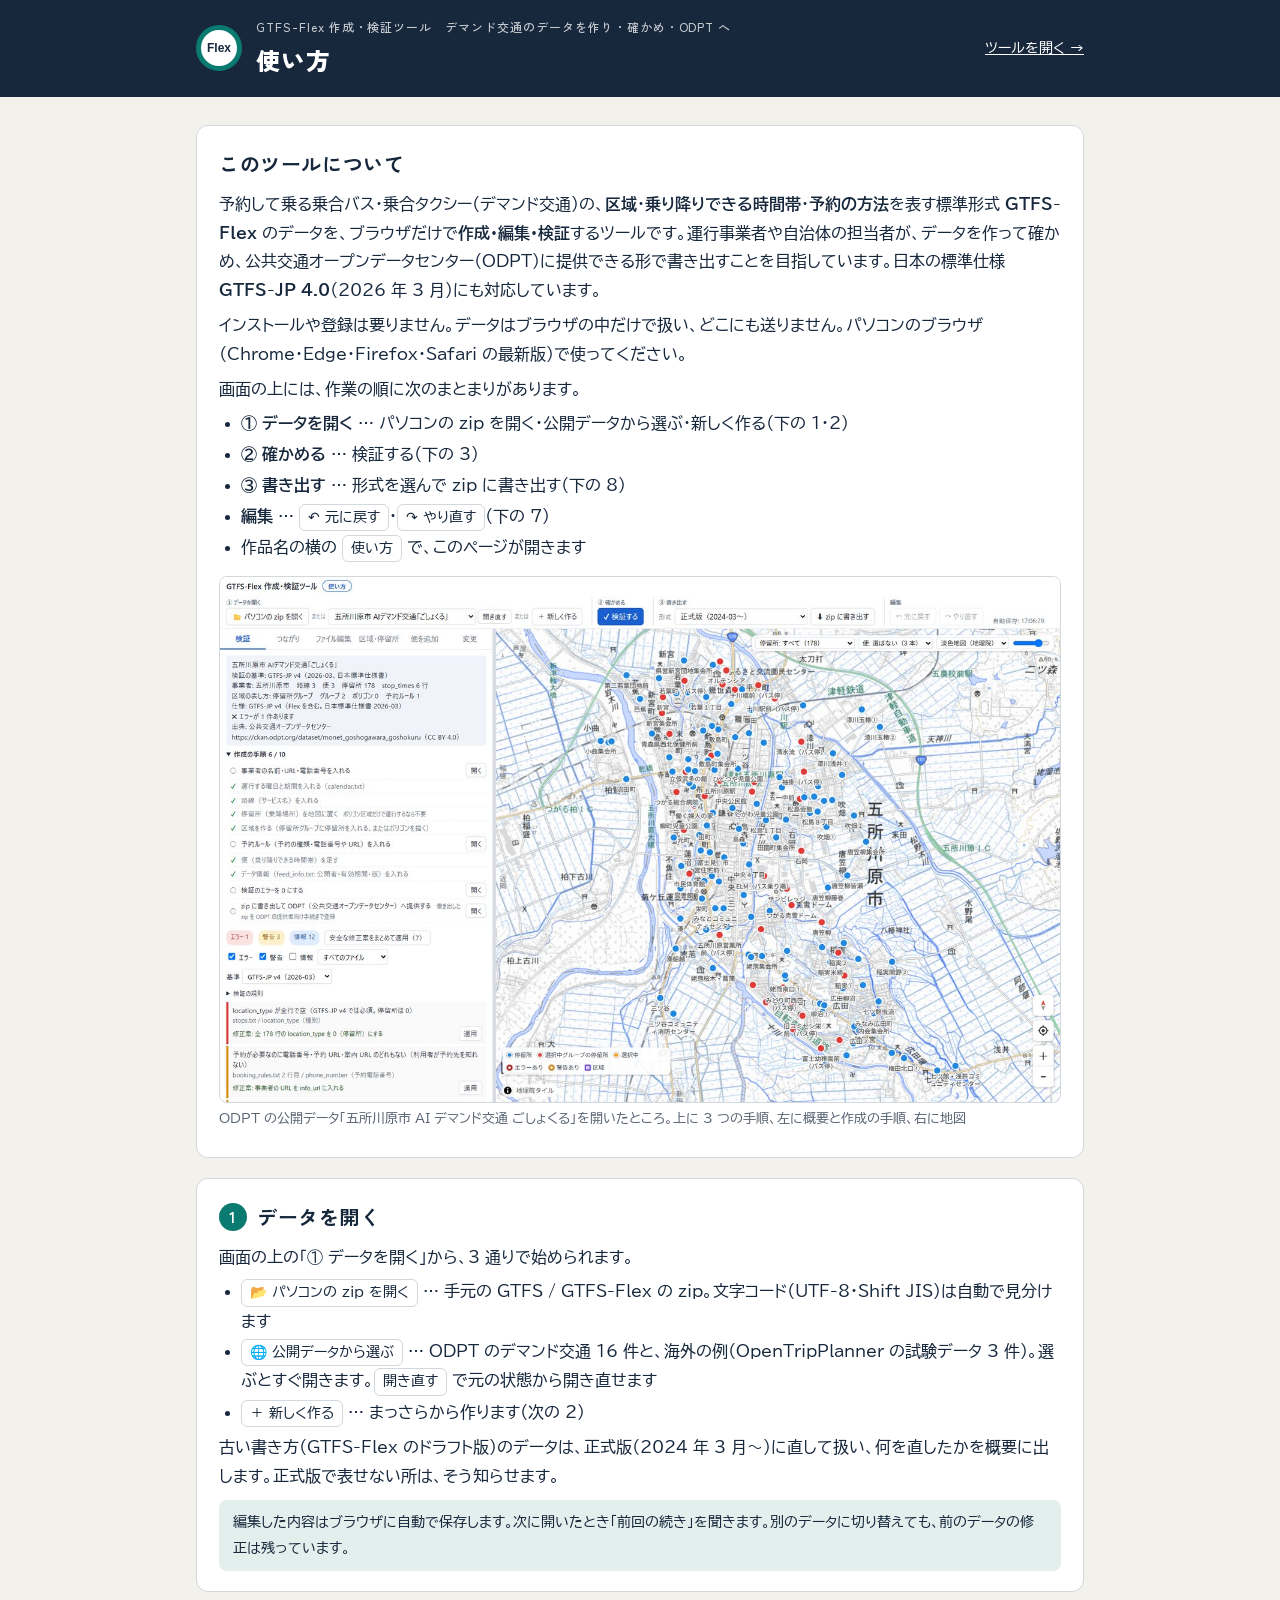
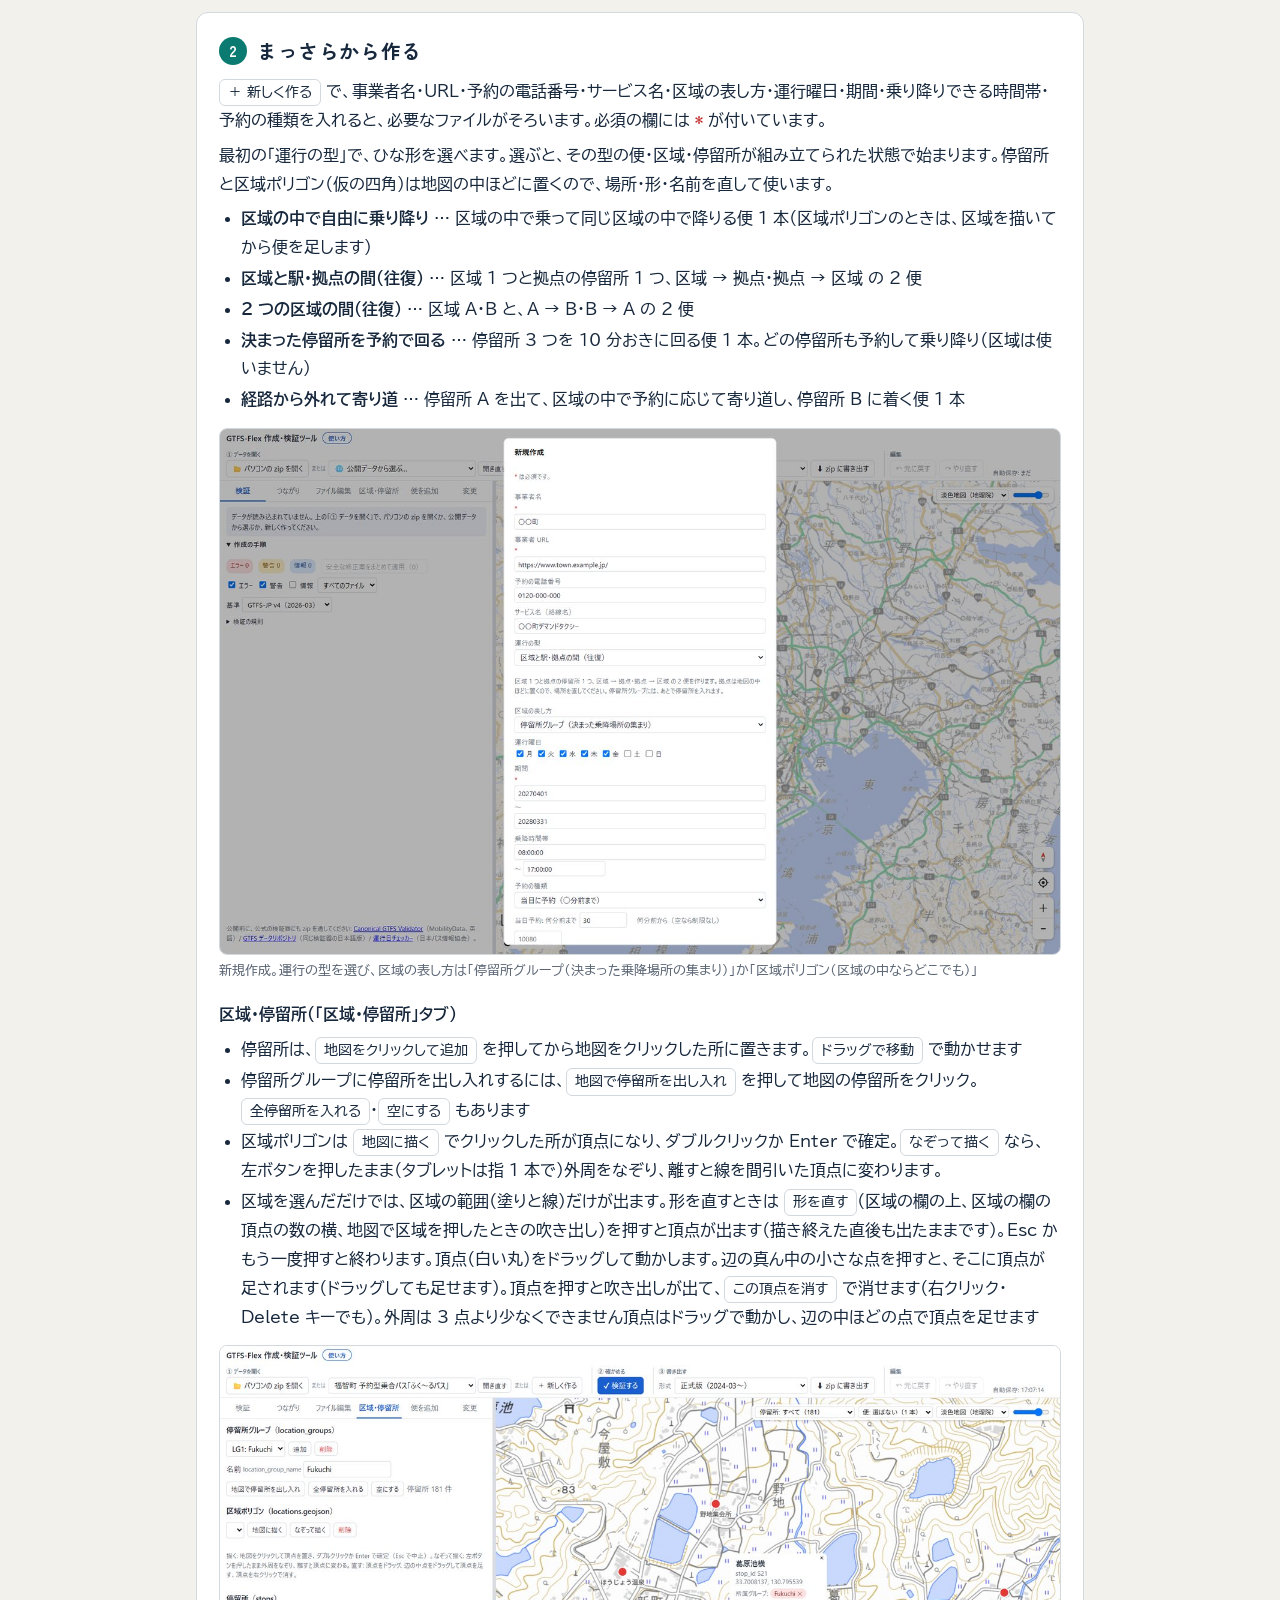
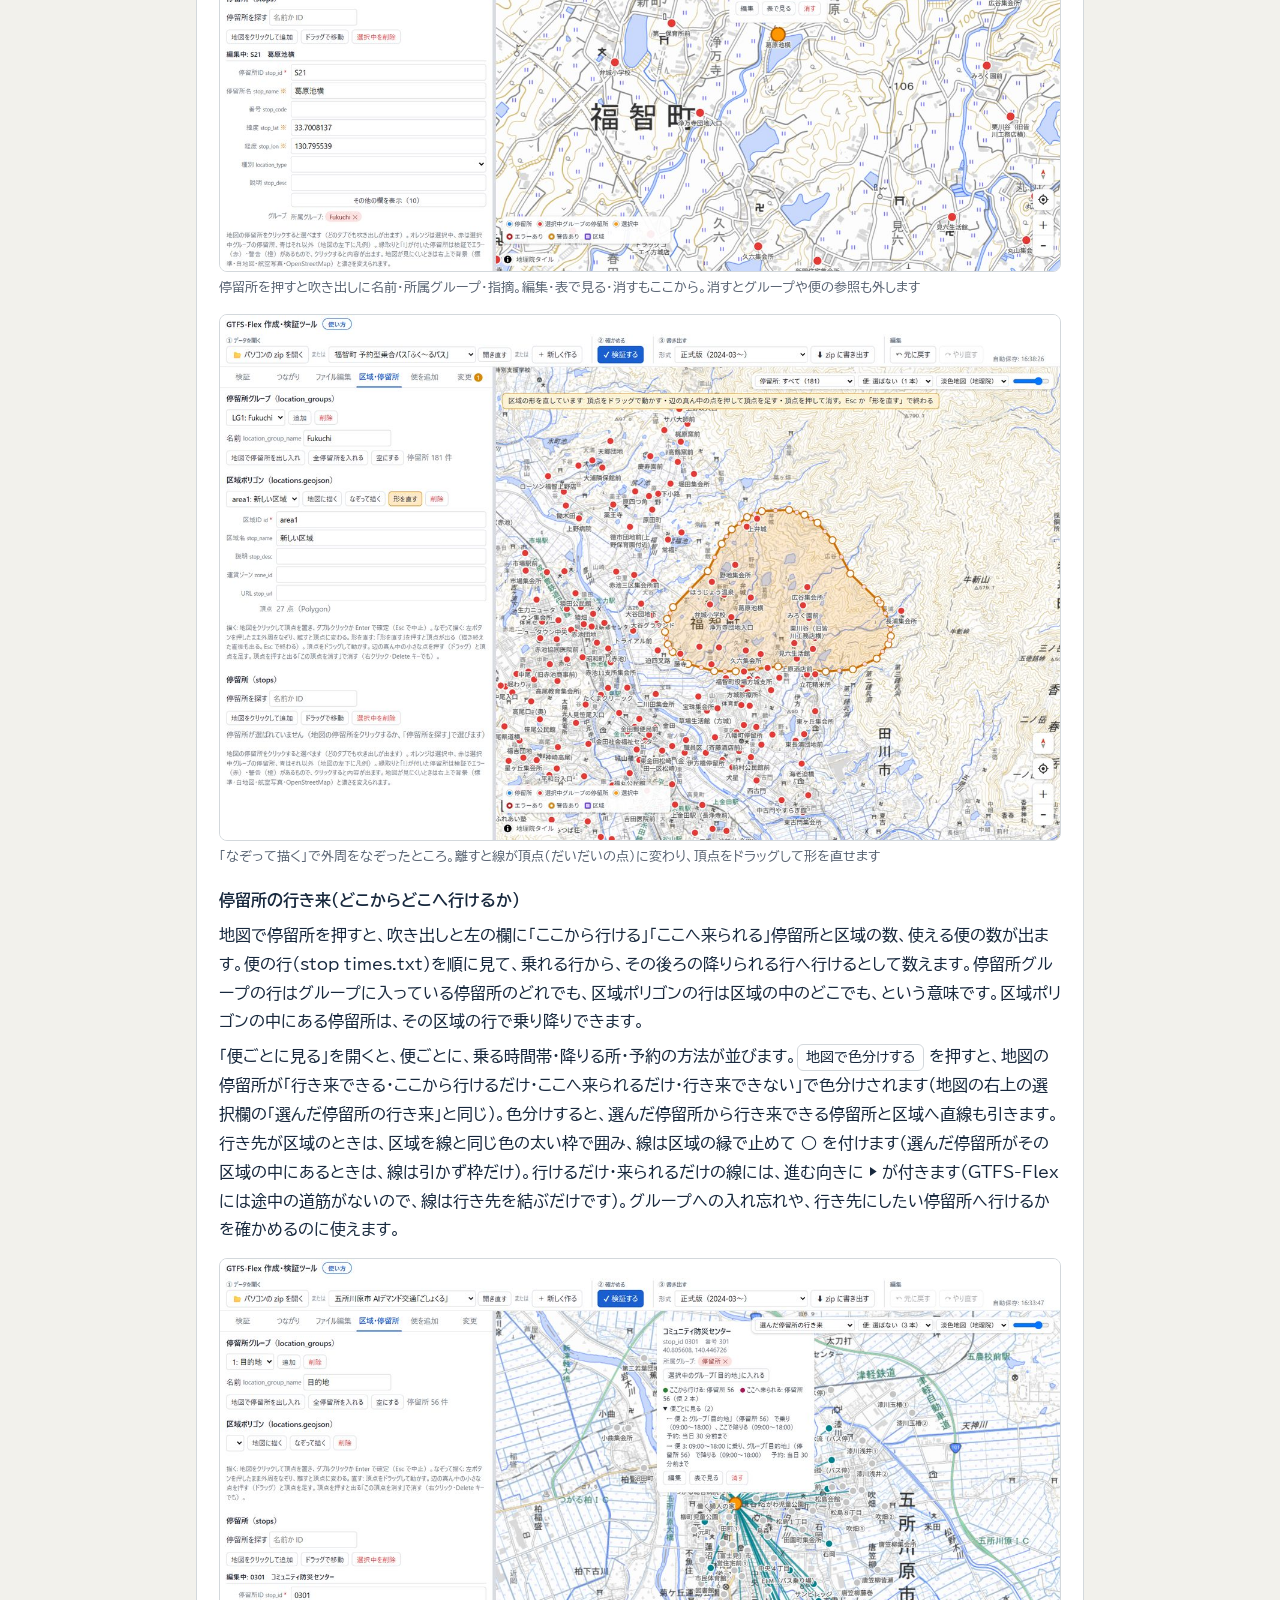
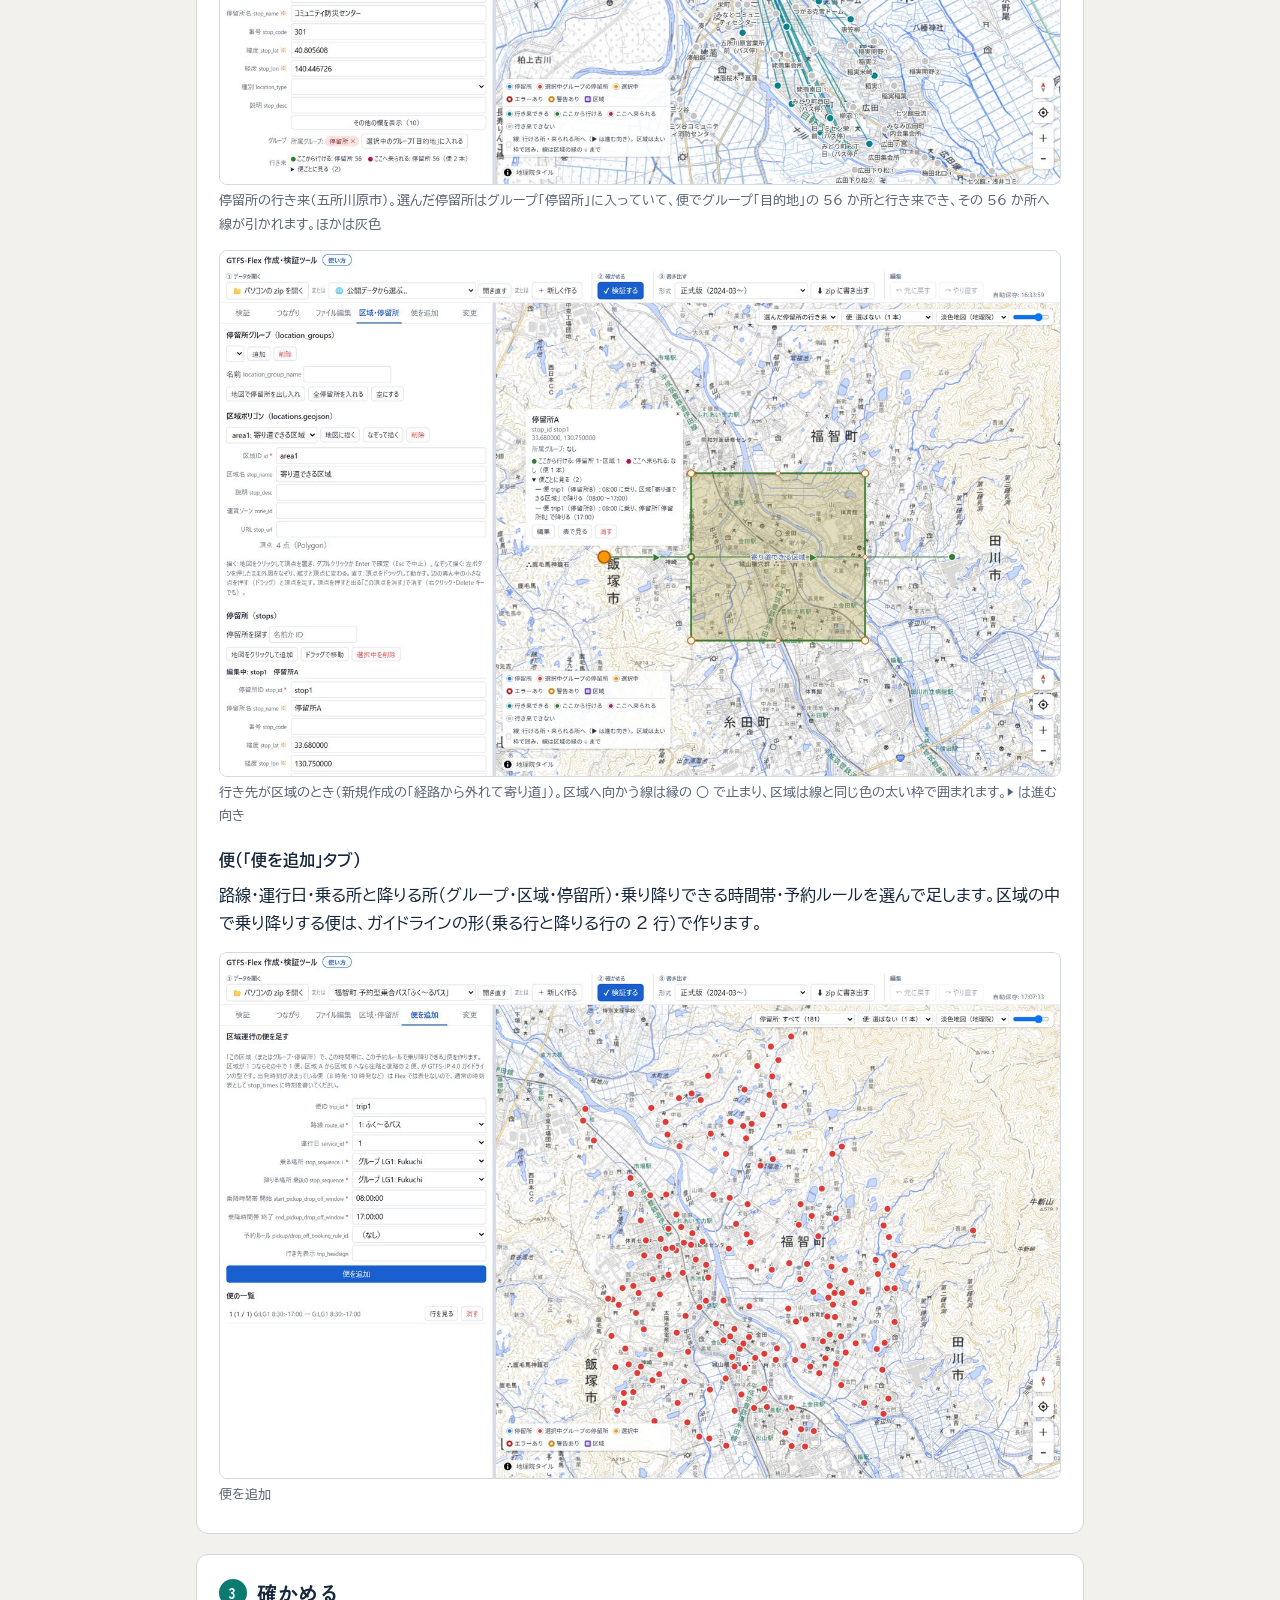
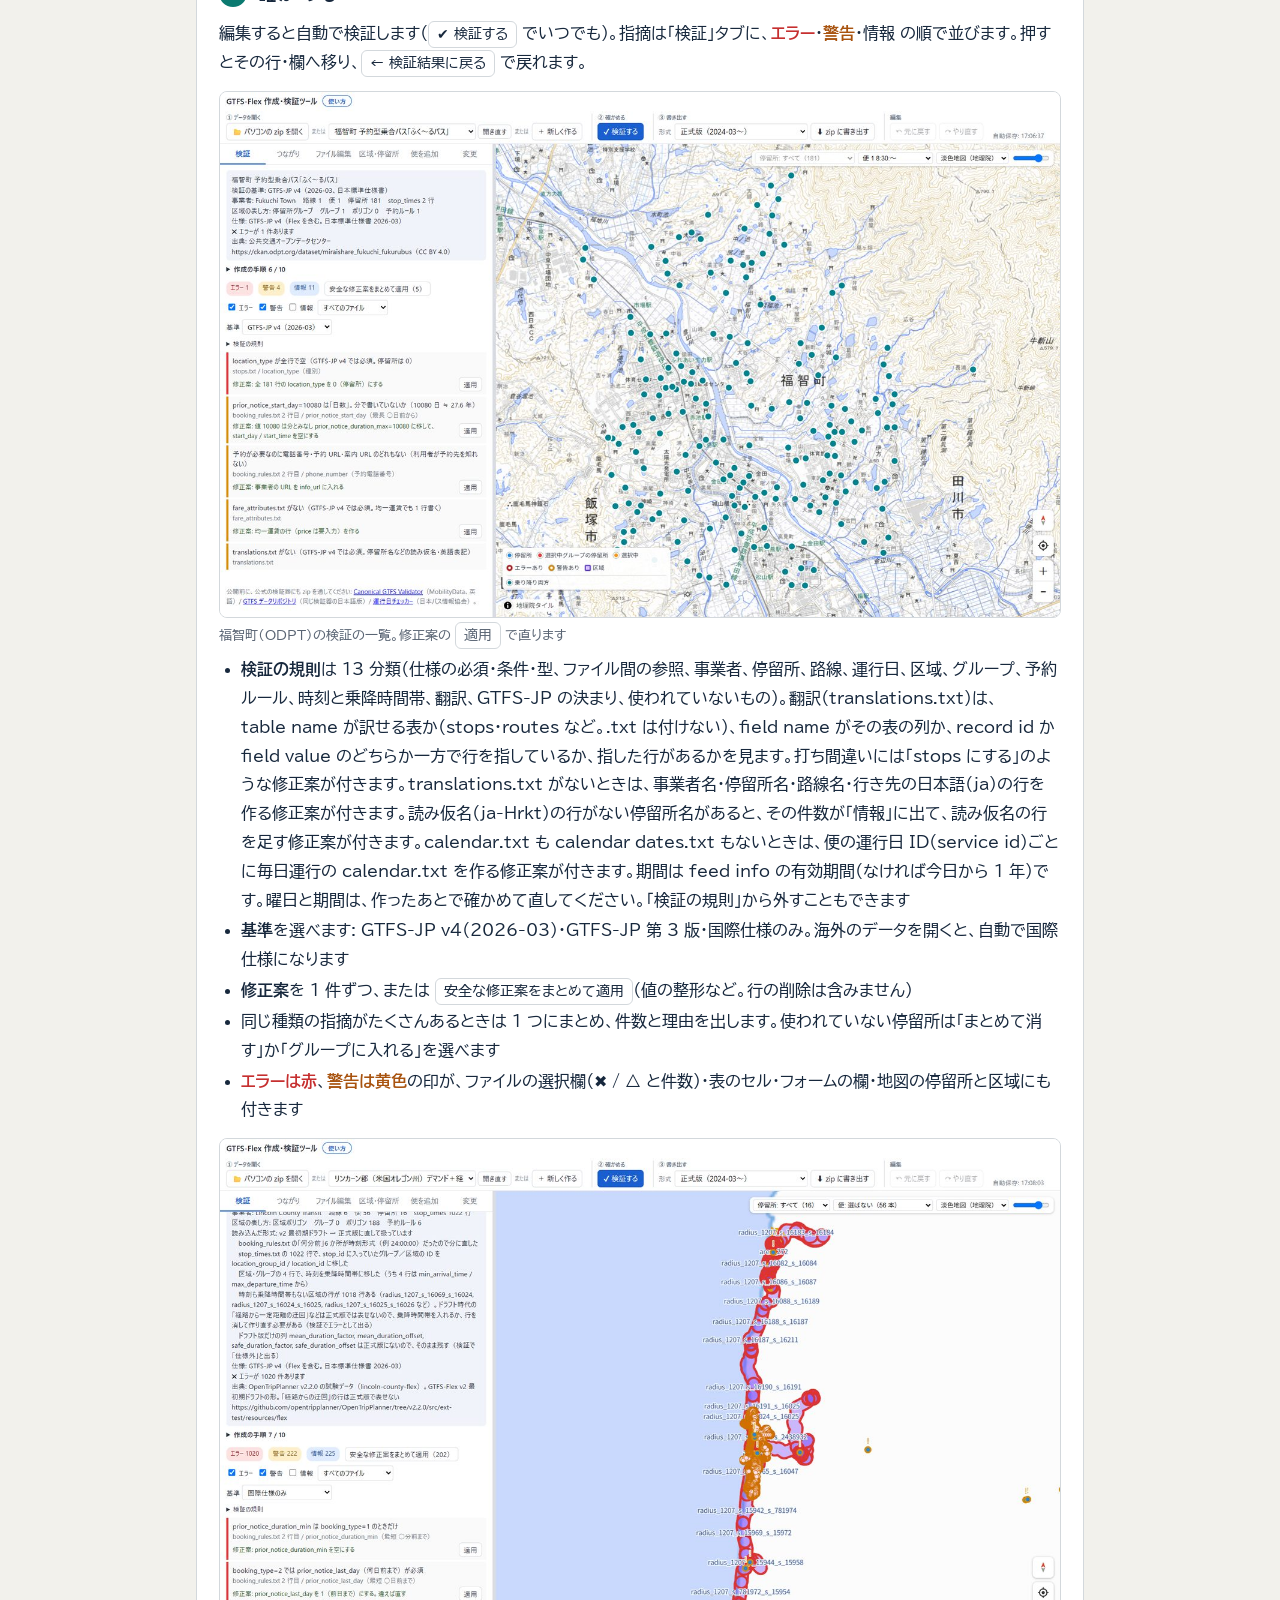
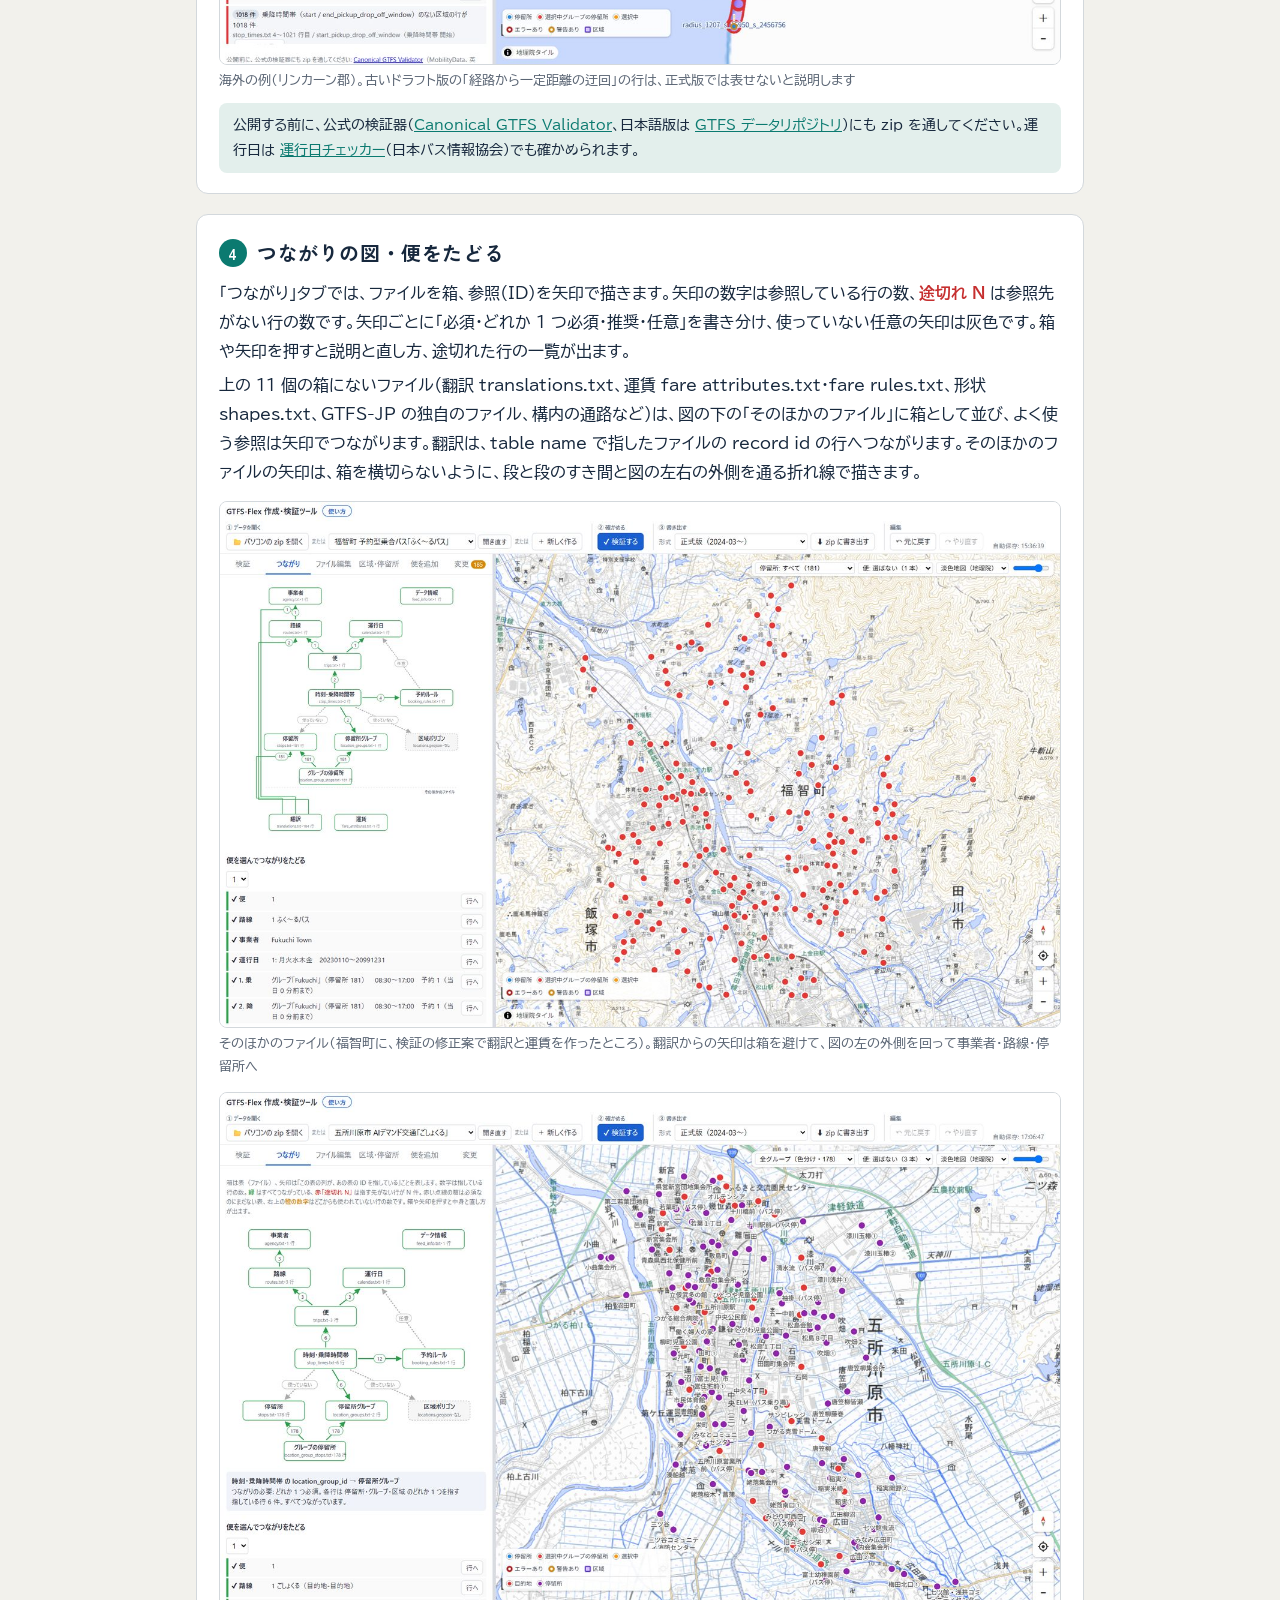
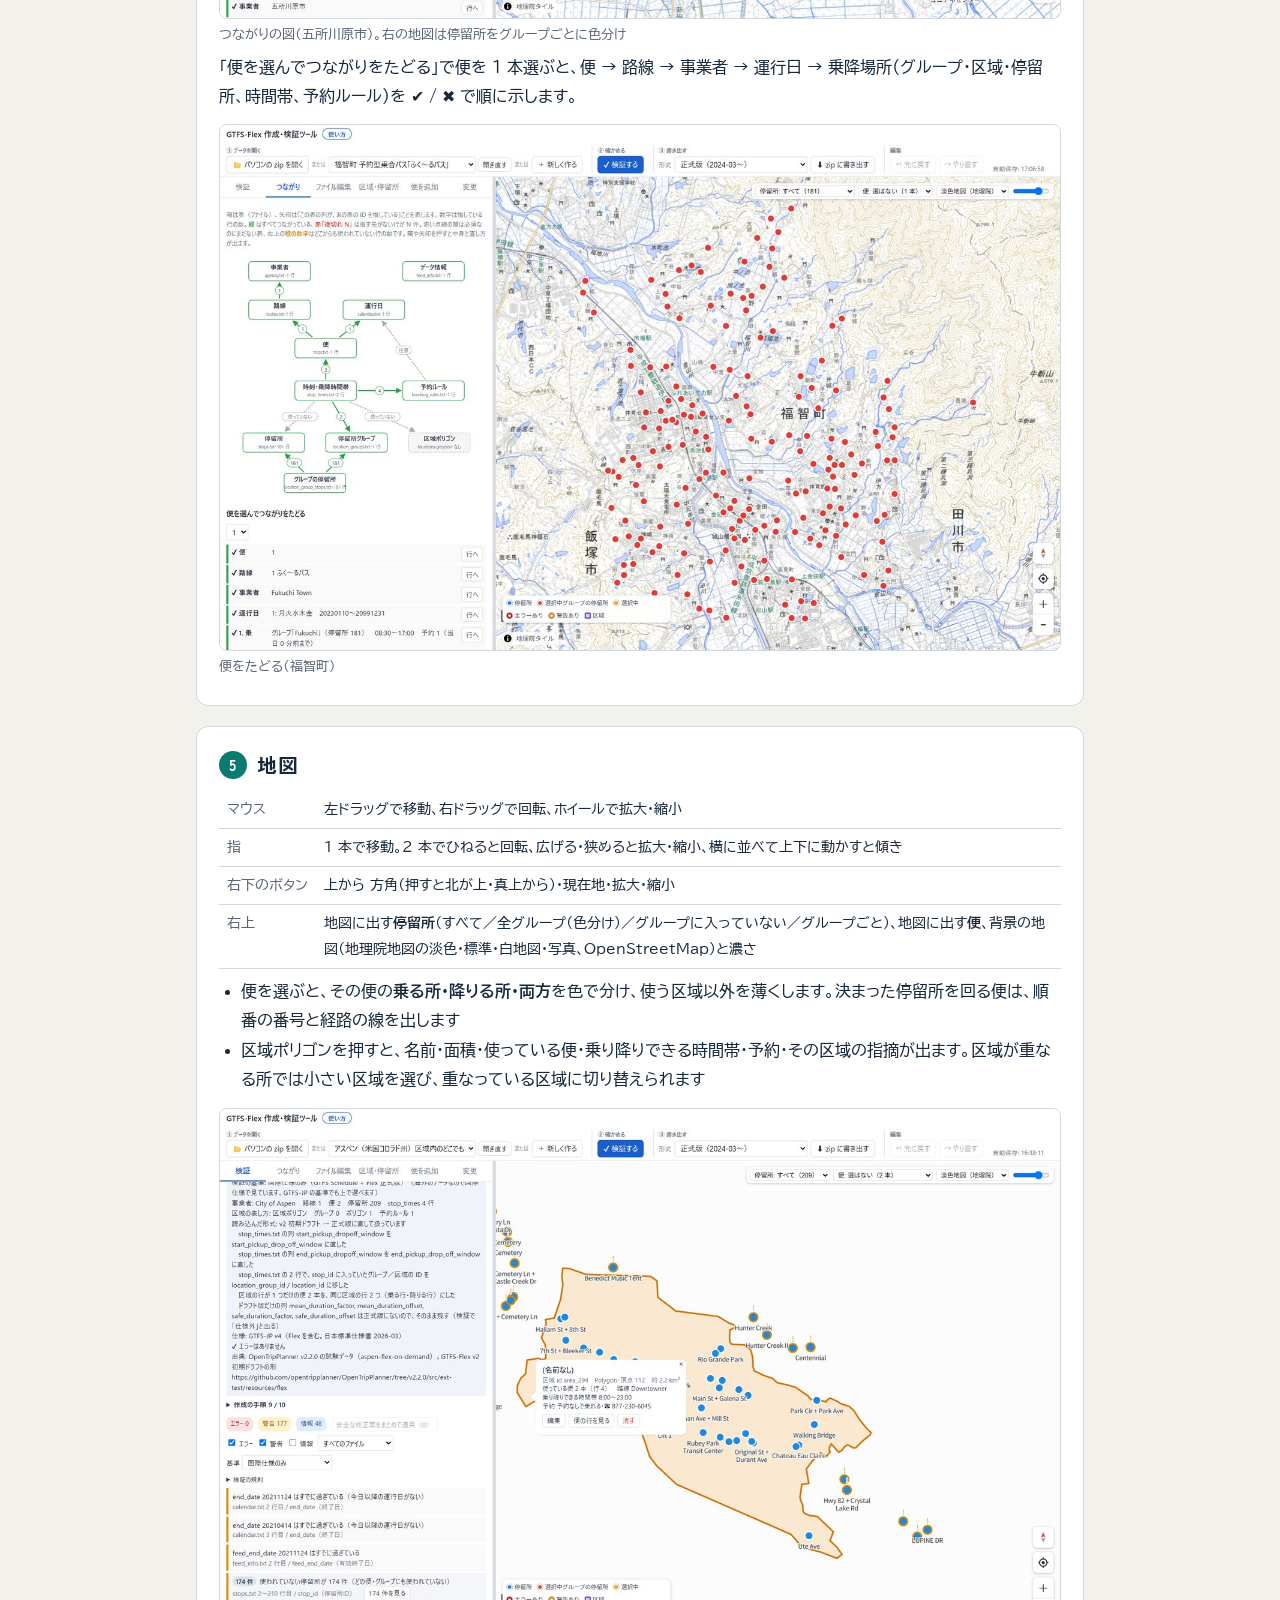
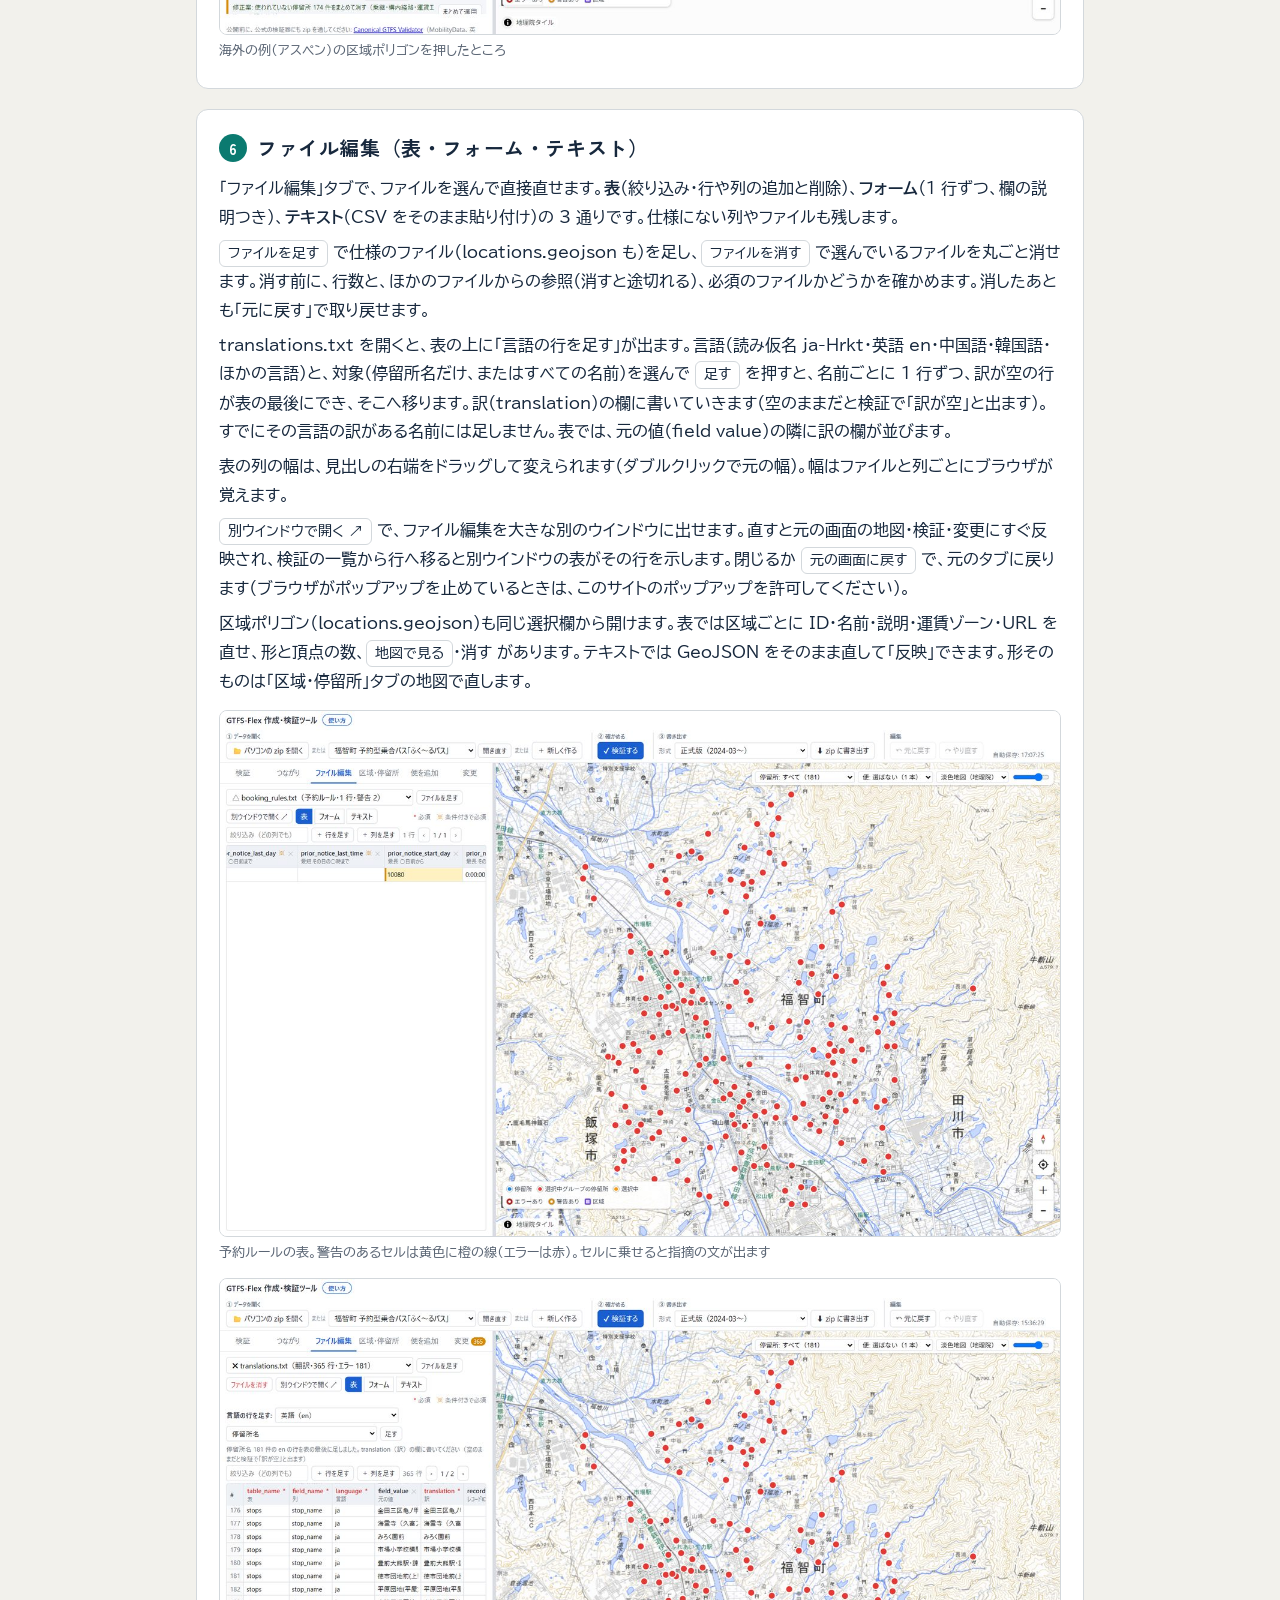
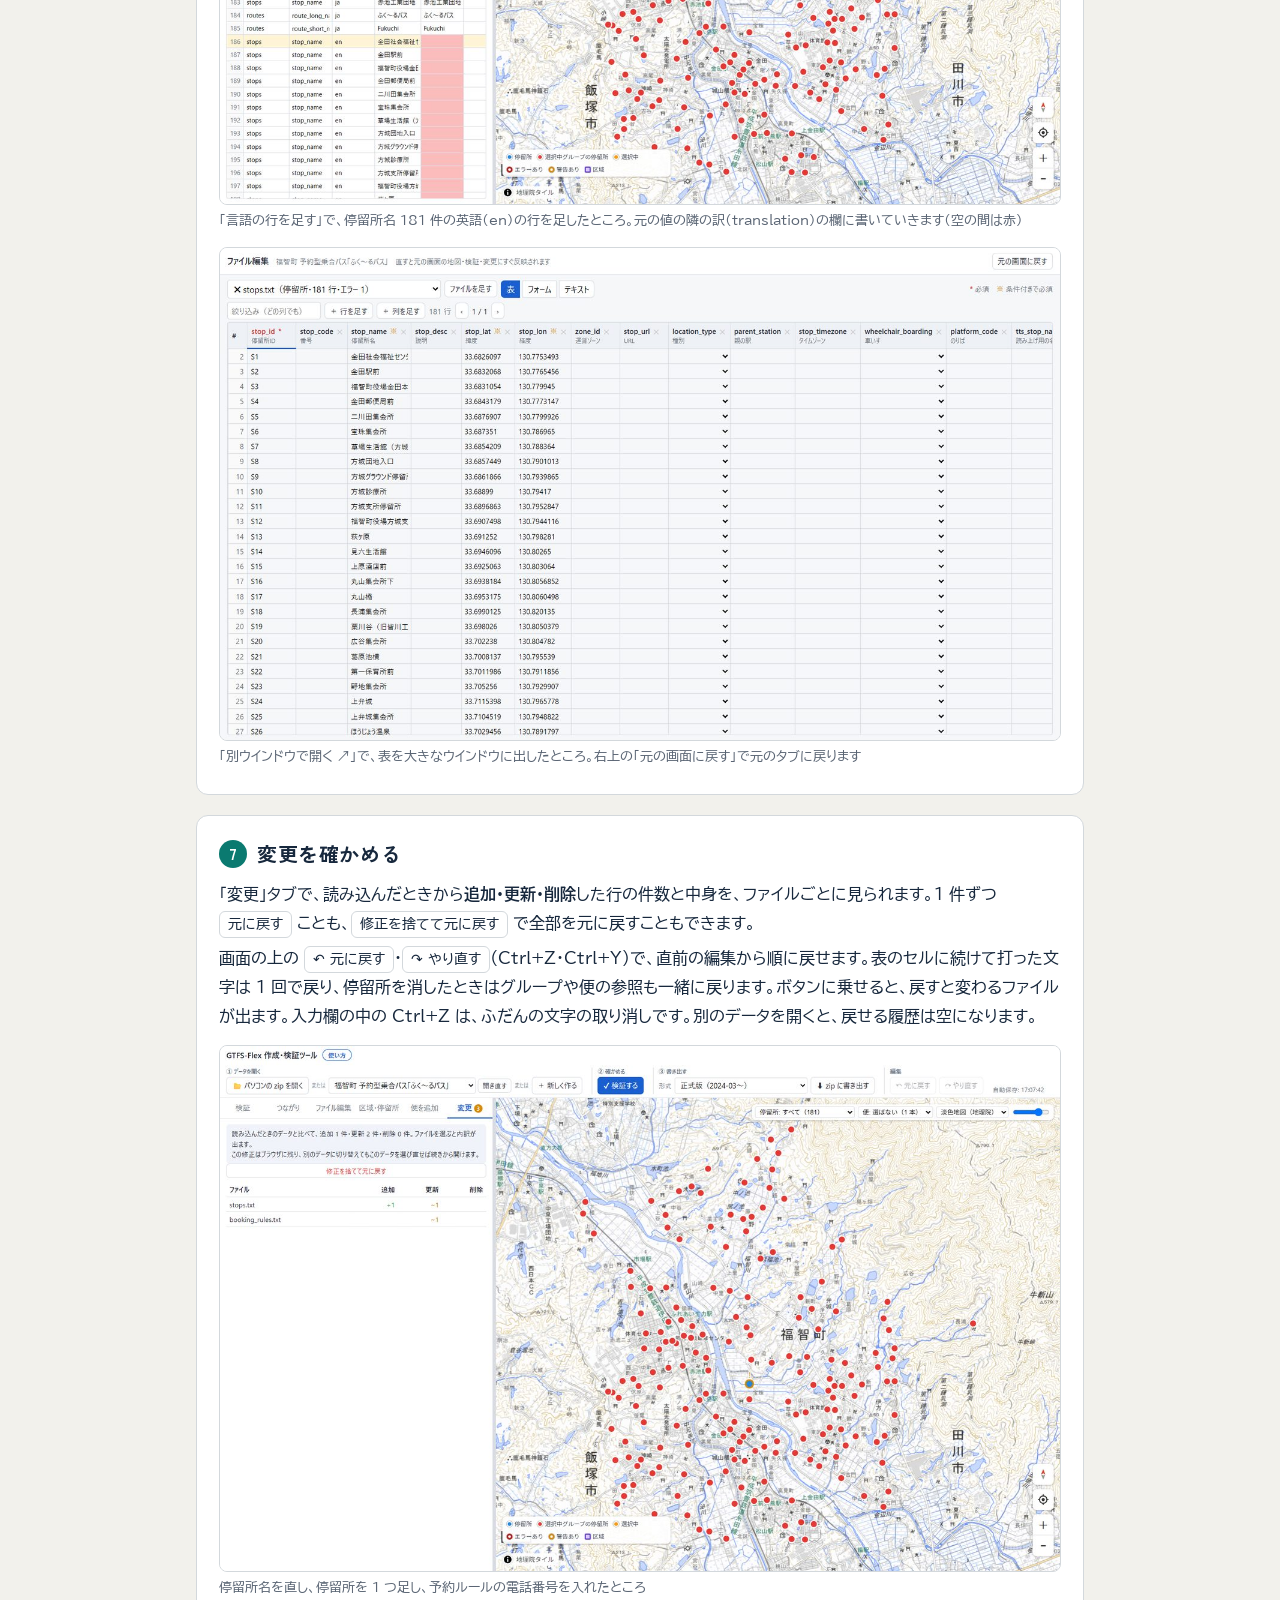
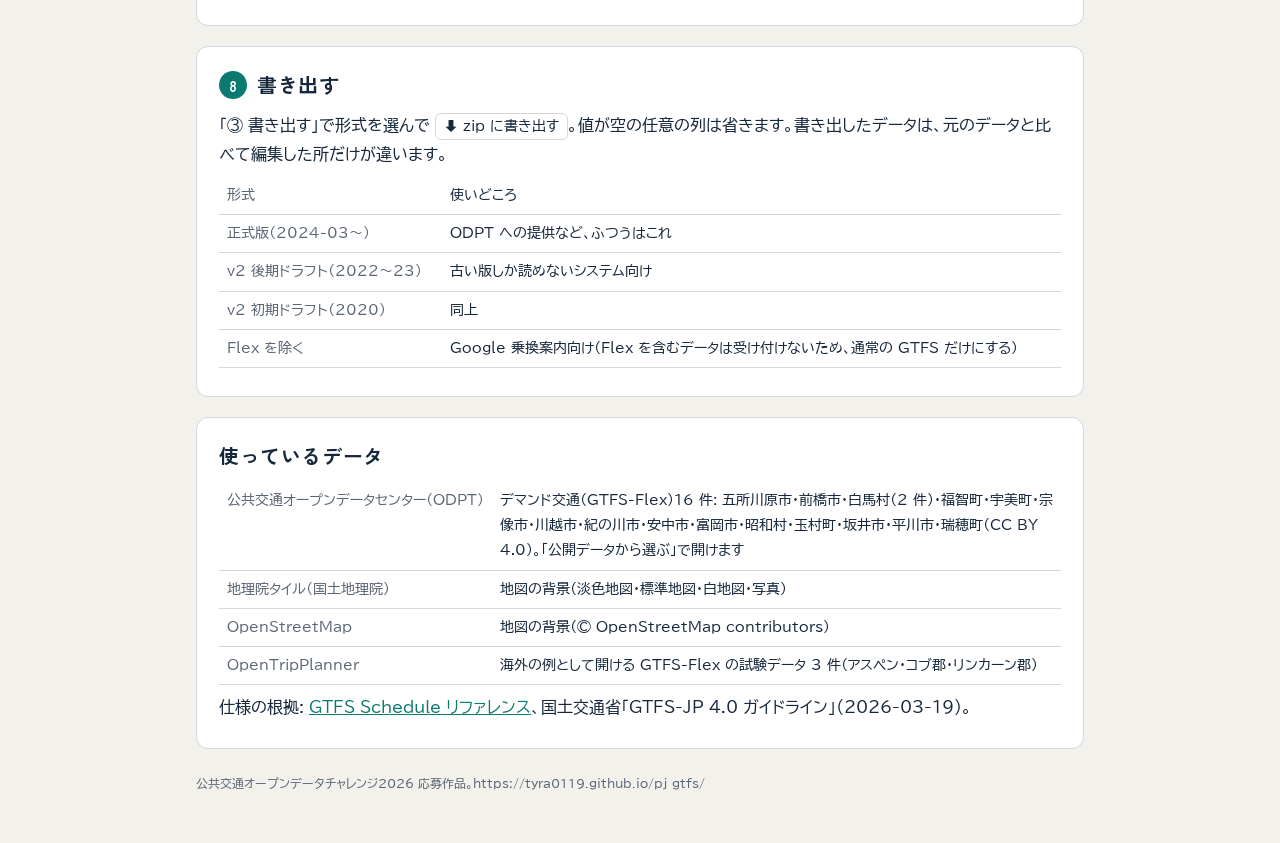
<file: manual.html>
<!doctype html>
<html lang="ja">
<head>
<meta charset="utf-8">
<meta name="viewport" content="width=device-width, initial-scale=1, viewport-fit=cover">
<title>GTFS-Flex 作成・検証ツール 使い方</title>
<meta name="description" content="GTFS-Flex 作成・検証ツールの使い方。デマンド交通のデータ（GTFS-Flex）を、ブラウザだけで作成・編集・検証し、ODPT に提供できる形で書き出します">
<link rel="preconnect" href="https://fonts.googleapis.com">
<link rel="preconnect" href="https://fonts.gstatic.com" crossorigin>
<link rel="stylesheet" href="https://fonts.googleapis.com/css2?family=Zen+Kaku+Gothic+New:wght@400;500;700;900&family=BIZ+UDPGothic:wght@400;700&display=swap">
<style>
/* 使い方のページ（Machiawase・エキしるべの manual.html と同じ作り）。紺の帯、ツールの青緑、エラーの赤と警告の黄 */
:root {
  --bg: #f2f1ec; --surface: #ffffff; --ink: #17283d; --muted: #5a6574; --line: #d3d8dc; --faint: #e8ebee;
  --accent: #0b7a70; --accent-soft: #e3efec; --err: #c62f2f; --warn: #a8530f; --sign: #17283d;
  --f-body: "BIZ UDPGothic", "Hiragino Sans", "Yu Gothic", "Meiryo", sans-serif;
  --f-head: "Zen Kaku Gothic New", "Hiragino Sans", "Yu Gothic", sans-serif;
}
@media (prefers-color-scheme: dark) {
  :root { --bg: #111820; --surface: #1a2430; --ink: #e8ecef; --muted: #a9b6c3; --line: #2c3b4b; --faint: #223040;
    --accent: #5fc4b6; --accent-soft: #173431; --err: #ff7a7a; --warn: #f0a562; --sign: #0b121a; color-scheme: dark; }
}
* { box-sizing: border-box; }
body { margin: 0; background: var(--bg); color: var(--ink); font-family: var(--f-body); font-size: 16px; line-height: 1.8; }
.sign { background: var(--sign); color: #fff; }
.sign .in { max-width: 920px; margin: 0 auto; padding: 16px; display: flex; align-items: center; gap: 14px; }
.badge { width: 46px; height: 46px; border-radius: 50%; border: 5px solid #0b7a70; background: #fff; color: #17283d;
  display: grid; place-items: center; font-weight: 900; font-size: 12px; flex: none; font-family: "Arial Narrow", sans-serif; }
.sign h1 { margin: 0; font-family: var(--f-head); font-size: 24px; font-weight: 900; letter-spacing: .04em; }
.sign h1 small { display: block; font-size: 12px; font-weight: 500; opacity: .75; letter-spacing: .08em; }
.sign a { color: #fff; margin-left: auto; font-size: 14px; white-space: nowrap; }
main { max-width: 920px; margin: 0 auto; padding: 8px 16px 48px; }
section { background: var(--surface); border: 1px solid var(--line); border-radius: 12px; padding: 20px 22px; margin-top: 20px; }
h2 { font-family: var(--f-head); font-size: 20px; margin: 0 0 8px; letter-spacing: .03em; display: flex; align-items: center; gap: 10px; text-wrap: balance; }
h2 .no { font-size: 15px; color: #fff; background: var(--accent); border-radius: 999px; width: 28px; height: 28px; display: grid; place-items: center; flex: none; }
h3 { font-size: 16px; margin: 18px 0 4px; }
p { margin: 6px 0; } ul, ol { margin: 6px 0; padding-left: 1.4em; } li { margin: 2px 0; }
figure { margin: 14px 0 6px; }
figure img { width: 100%; height: auto; border-radius: 8px; border: 1px solid var(--line); display: block; }
figcaption { font-size: 13px; color: var(--muted); margin-top: 4px; }
table { border-collapse: collapse; width: 100%; font-size: 14px; margin: 8px 0; }
th, td { border-bottom: 1px solid var(--line); padding: 6px 8px; text-align: left; vertical-align: top; }
th { color: var(--muted); font-weight: 500; white-space: nowrap; }
.chip { display: inline-block; font-size: 13px; padding: 0 9px; border-radius: 999px; background: var(--faint); white-space: nowrap; }
.btn { display: inline-block; font-size: 14px; padding: 0 8px; border: 1px solid var(--line); border-radius: 6px; background: var(--surface); white-space: nowrap; }
.err { color: var(--err); font-weight: 700; } .warn { color: var(--warn); font-weight: 700; } .ac { color: var(--accent); font-weight: 700; }
.note { background: var(--accent-soft); border-radius: 8px; padding: 10px 14px; font-size: 14px; margin-top: 10px; }
footer { font-size: 12px; color: var(--muted); margin-top: 24px; }
a { color: var(--accent); }
@media (max-width: 680px) {
  table, tbody, tr, th, td { display: block; width: 100%; }
  tr { border-bottom: 1px solid var(--line); padding: 6px 0; }
  th, td { border-bottom: none; padding: 2px 0; }
  th { white-space: normal; font-weight: 700; }
  section { padding: 16px; } .sign a { display: none; }
}
</style>
</head>
<body>
<header class="sign"><div class="in">
  <div class="badge" aria-hidden="true">Flex</div>
  <h1><small>GTFS-Flex 作成・検証ツール　デマンド交通のデータを作り・確かめ・ODPT へ</small>使い方</h1>
  <a href="./">ツールを開く →</a>
</div></header>

<main>
<section>
  <h2>このツールについて</h2>
  <p>予約して乗る乗合バス・乗合タクシー（デマンド交通）の、<b>区域</b>・<b>乗り降りできる時間帯</b>・<b>予約の方法</b>を表す標準形式 <b>GTFS-Flex</b> のデータを、ブラウザだけで<b>作成・編集・検証</b>するツールです。運行事業者や自治体の担当者が、データを作って確かめ、公共交通オープンデータセンター（ODPT）に提供できる形で書き出すことを目指しています。日本の標準仕様 <b>GTFS-JP 4.0</b>（2026 年 3 月）にも対応しています。</p>
  <p>インストールや登録は要りません。データはブラウザの中だけで扱い、どこにも送りません。パソコンのブラウザ（Chrome・Edge・Firefox・Safari の最新版）で使ってください。</p>
  <p>画面の上には、作業の順に次のまとまりがあります。</p>
  <ul>
    <li><b>① データを開く</b> … パソコンの zip を開く・公開データから選ぶ・新しく作る（下の 1・2）</li>
    <li><b>② 確かめる</b> … 検証する（下の 3）</li>
    <li><b>③ 書き出す</b> … 形式を選んで zip に書き出す（下の 8）</li>
    <li><b>編集</b> … <span class="btn">↶ 元に戻す</span>・<span class="btn">↷ やり直す</span>（下の 7）</li>
    <li>作品名の横の <span class="btn">使い方</span> で、このページが開きます</li>
  </ul>
  <figure><img src="manual/01_overview.jpg" alt="ODPT の五所川原市のデータを開いた画面。左に概要と作成の手順、右に停留所の地図" loading="lazy"><figcaption>ODPT の公開データ「五所川原市 AI デマンド交通 ごしょくる」を開いたところ。上に 3 つの手順、左に概要と作成の手順、右に地図</figcaption></figure>
</section>

<section>
  <h2><span class="no">1</span>データを開く</h2>
  <p>画面の上の「① データを開く」から、3 通りで始められます。</p>
  <ul>
    <li><span class="btn">📂 パソコンの zip を開く</span> … 手元の GTFS / GTFS-Flex の zip。文字コード（UTF-8・Shift_JIS）は自動で見分けます</li>
    <li><span class="btn">🌐 公開データから選ぶ</span> … ODPT のデマンド交通 16 件と、海外の例（OpenTripPlanner の試験データ 3 件）。選ぶとすぐ開きます。<span class="btn">開き直す</span> で元の状態から開き直せます</li>
    <li><span class="btn">＋ 新しく作る</span> … まっさらから作ります（次の 2）</li>
  </ul>
  <p>古い書き方（GTFS-Flex のドラフト版）のデータは、正式版（2024 年 3 月〜）に直して扱い、何を直したかを概要に出します。正式版で表せない所は、そう知らせます。</p>
  <div class="note">編集した内容はブラウザに自動で保存します。次に開いたとき「前回の続き」を聞きます。別のデータに切り替えても、前のデータの修正は残っています。</div>
</section>

<section>
  <h2><span class="no">2</span>まっさらから作る</h2>
  <p><span class="btn">＋ 新しく作る</span> で、事業者名・URL・予約の電話番号・サービス名・区域の表し方・運行曜日・期間・乗り降りできる時間帯・予約の種類を入れると、必要なファイルがそろいます。必須の欄には <span class="err">*</span> が付いています。</p>
  <p>最初の「運行の型」で、ひな形を選べます。選ぶと、その型の便・区域・停留所が組み立てられた状態で始まります。停留所と区域ポリゴン（仮の四角）は地図の中ほどに置くので、場所・形・名前を直して使います。</p>
  <ul>
    <li><b>区域の中で自由に乗り降り</b> … 区域の中で乗って同じ区域の中で降りる便 1 本（区域ポリゴンのときは、区域を描いてから便を足します）</li>
    <li><b>区域と駅・拠点の間（往復）</b> … 区域 1 つと拠点の停留所 1 つ、区域 → 拠点・拠点 → 区域 の 2 便</li>
    <li><b>2 つの区域の間（往復）</b> … 区域 A・B と、A → B・B → A の 2 便</li>
    <li><b>決まった停留所を予約で回る</b> … 停留所 3 つを 10 分おきに回る便 1 本。どの停留所も予約して乗り降り（区域は使いません）</li>
    <li><b>経路から外れて寄り道</b> … 停留所 A を出て、区域の中で予約に応じて寄り道し、停留所 B に着く便 1 本</li>
  </ul>
  <figure><img src="manual/05_new.jpg" alt="新規作成の画面" loading="lazy"><figcaption>新規作成。運行の型を選び、区域の表し方は「停留所グループ（決まった乗降場所の集まり）」か「区域ポリゴン（区域の中ならどこでも）」</figcaption></figure>
  <h3>区域・停留所（「区域・停留所」タブ）</h3>
  <ul>
    <li>停留所は、<span class="btn">地図をクリックして追加</span> を押してから地図をクリックした所に置きます。<span class="btn">ドラッグで移動</span> で動かせます</li>
    <li>停留所グループに停留所を出し入れするには、<span class="btn">地図で停留所を出し入れ</span> を押して地図の停留所をクリック。<span class="btn">全停留所を入れる</span>・<span class="btn">空にする</span> もあります</li>
    <li>区域ポリゴンは <span class="btn">地図に描く</span> でクリックした所が頂点になり、ダブルクリックか Enter で確定。<span class="btn">なぞって描く</span> なら、左ボタンを押したまま（タブレットは指 1 本で）外周をなぞり、離すと線を間引いた頂点に変わります。</li>
    <li>区域を選んだだけでは、区域の範囲（塗りと線）だけが出ます。形を直すときは <span class="btn">形を直す</span>（区域の欄の上、区域の欄の頂点の数の横、地図で区域を押したときの吹き出し）を押すと頂点が出ます（描き終えた直後も出たままです）。Esc かもう一度押すと終わります。頂点（白い丸）をドラッグして動かします。辺の真ん中の小さな点を押すと、そこに頂点が足されます（ドラッグしても足せます）。頂点を押すと吹き出しが出て、<span class="btn">この頂点を消す</span> で消せます（右クリック・Delete キーでも）。外周は 3 点より少なくできません頂点はドラッグで動かし、辺の中ほどの点で頂点を足せます</li>
  </ul>
  <figure><img src="manual/06_zones.jpg" alt="区域・停留所タブと、地図で停留所を押したときの吹き出し" loading="lazy"><figcaption>停留所を押すと吹き出しに名前・所属グループ・指摘。編集・表で見る・消すもここから。消すとグループや便の参照も外します</figcaption></figure>
  <figure><img src="manual/13_freehand.jpg" alt="なぞって描いた区域ポリゴン。頂点が並び、選ばれている" loading="lazy"><figcaption>「なぞって描く」で外周をなぞったところ。離すと線が頂点（だいだいの点）に変わり、頂点をドラッグして形を直せます</figcaption></figure>
  <h3>停留所の行き来（どこからどこへ行けるか）</h3>
  <p>地図で停留所を押すと、吹き出しと左の欄に「ここから行ける」「ここへ来られる」停留所と区域の数、使える便の数が出ます。便の行（stop_times.txt）を順に見て、乗れる行から、その後ろの降りられる行へ行けるとして数えます。停留所グループの行はグループに入っている停留所のどれでも、区域ポリゴンの行は区域の中のどこでも、という意味です。区域ポリゴンの中にある停留所は、その区域の行で乗り降りできます。</p>
  <p>「便ごとに見る」を開くと、便ごとに、乗る時間帯・降りる所・予約の方法が並びます。<span class="btn">地図で色分けする</span> を押すと、地図の停留所が「行き来できる・ここから行けるだけ・ここへ来られるだけ・行き来できない」で色分けされます（地図の右上の選択欄の「選んだ停留所の行き来」と同じ）。色分けすると、選んだ停留所から行き来できる停留所と区域へ直線も引きます。行き先が区域のときは、区域を線と同じ色の太い枠で囲み、線は区域の縁で止めて ○ を付けます（選んだ停留所がその区域の中にあるときは、線は引かず枠だけ）。行けるだけ・来られるだけの線には、進む向きに ▶ が付きます（GTFS-Flex には途中の道筋がないので、線は行き先を結ぶだけです）。グループへの入れ忘れや、行き先にしたい停留所へ行けるかを確かめるのに使えます。</p>
  <figure><img src="manual/16_reach.jpg" alt="五所川原市の停留所を選び、行き来できる停留所を色分けした地図と吹き出し" loading="lazy"><figcaption>停留所の行き来（五所川原市）。選んだ停留所はグループ「停留所」に入っていて、便でグループ「目的地」の 56 か所と行き来でき、その 56 か所へ線が引かれます。ほかは灰色</figcaption></figure>
  <figure><img src="manual/17_reach_zone.jpg" alt="停留所 A から、区域と停留所 B へ ▶ 付きの線。区域へ向かう線は区域の縁の丸で止まり、区域は緑の太い枠" loading="lazy"><figcaption>行き先が区域のとき（新規作成の「経路から外れて寄り道」）。区域へ向かう線は縁の ○ で止まり、区域は線と同じ色の太い枠で囲まれます。▶ は進む向き</figcaption></figure>
  <h3>便（「便を追加」タブ）</h3>
  <p>路線・運行日・乗る所と降りる所（グループ・区域・停留所）・乗り降りできる時間帯・予約ルールを選んで足します。区域の中で乗り降りする便は、ガイドラインの形（乗る行と降りる行の 2 行）で作ります。</p>
  <figure><img src="manual/08_trips.jpg" alt="便を追加タブ" loading="lazy"><figcaption>便を追加</figcaption></figure>
</section>

<section>
  <h2><span class="no">3</span>確かめる</h2>
  <p>編集すると自動で検証します（<span class="btn">✔ 検証する</span> でいつでも）。指摘は「検証」タブに、<span class="err">エラー</span>・<span class="warn">警告</span>・情報 の順で並びます。押すとその行・欄へ移り、<span class="btn">← 検証結果に戻る</span> で戻れます。</p>
  <figure><img src="manual/02_validate.jpg" alt="検証の一覧と、便を選んだ地図" loading="lazy"><figcaption>福智町（ODPT）の検証の一覧。修正案の <span class="btn">適用</span> で直ります</figcaption></figure>
  <ul>
    <li><b>検証の規則</b>は 13 分類（仕様の必須・条件・型、ファイル間の参照、事業者、停留所、路線、運行日、区域、グループ、予約ルール、時刻と乗降時間帯、翻訳、GTFS-JP の決まり、使われていないもの）。翻訳（translations.txt）は、table_name が訳せる表か（stops・routes など。.txt は付けない）、field_name がその表の列か、record_id か field_value のどちらか一方で行を指しているか、指した行があるかを見ます。打ち間違いには「stops にする」のような修正案が付きます。translations.txt がないときは、事業者名・停留所名・路線名・行き先の日本語（ja）の行を作る修正案が付きます。読み仮名（ja-Hrkt）の行がない停留所名があると、その件数が「情報」に出て、読み仮名の行を足す修正案が付きます。calendar.txt も calendar_dates.txt もないときは、便の運行日 ID（service_id）ごとに毎日運行の calendar.txt を作る修正案が付きます。期間は feed_info の有効期間（なければ今日から 1 年）です。曜日と期間は、作ったあとで確かめて直してください。「検証の規則」から外すこともできます</li>
    <li><b>基準</b>を選べます: GTFS-JP v4（2026-03）・GTFS-JP 第 3 版・国際仕様のみ。海外のデータを開くと、自動で国際仕様になります</li>
    <li><b>修正案</b>を 1 件ずつ、または <span class="btn">安全な修正案をまとめて適用</span>（値の整形など。行の削除は含みません）</li>
    <li>同じ種類の指摘がたくさんあるときは 1 つにまとめ、件数と理由を出します。使われていない停留所は「まとめて消す」か「グループに入れる」を選べます</li>
    <li><span class="err">エラーは赤</span>、<span class="warn">警告は黄色</span>の印が、ファイルの選択欄（✖ / △ と件数）・表のセル・フォームの欄・地図の停留所と区域にも付きます</li>
  </ul>
  <figure><img src="manual/11_grouped.jpg" alt="同じ指摘のまとまり" loading="lazy"><figcaption>海外の例（リンカーン郡）。古いドラフト版の「経路から一定距離の迂回」の行は、正式版では表せないと説明します</figcaption></figure>
  <div class="note">公開する前に、公式の検証器（<a href="https://gtfs-validator.mobilitydata.org/" target="_blank" rel="noopener">Canonical GTFS Validator</a>、日本語版は <a href="https://gtfs-data.jp/" target="_blank" rel="noopener">GTFS データリポジトリ</a>）にも zip を通してください。運行日は <a href="https://www.busdata.or.jp/gtfs/calendar.html" target="_blank" rel="noopener">運行日チェッカー</a>（日本バス情報協会）でも確かめられます。</div>
</section>

<section>
  <h2><span class="no">4</span>つながりの図・便をたどる</h2>
  <p>「つながり」タブでは、ファイルを箱、参照（ID）を矢印で描きます。矢印の数字は参照している行の数、<span class="err">途切れ N</span> は参照先がない行の数です。矢印ごとに「必須・どれか 1 つ必須・推奨・任意」を書き分け、使っていない任意の矢印は灰色です。箱や矢印を押すと説明と直し方、途切れた行の一覧が出ます。</p>
  <p>上の 11 個の箱にないファイル（翻訳 translations.txt、運賃 fare_attributes.txt・fare_rules.txt、形状 shapes.txt、GTFS-JP の独自のファイル、構内の通路など）は、図の下の「そのほかのファイル」に箱として並び、よく使う参照は矢印でつながります。翻訳は、table_name で指したファイルの record_id の行へつながります。そのほかのファイルの矢印は、箱を横切らないように、段と段のすき間と図の左右の外側を通る折れ線で描きます。</p>
  <figure><img src="manual/15_graph_extra.jpg" alt="つながりの図の下の段に翻訳と運賃の箱。翻訳からの矢印は図の左の外側を回って事業者・路線・停留所へつながる" loading="lazy"><figcaption>そのほかのファイル（福智町に、検証の修正案で翻訳と運賃を作ったところ）。翻訳からの矢印は箱を避けて、図の左の外側を回って事業者・路線・停留所へ</figcaption></figure>
  <figure><img src="manual/03_graph.jpg" alt="つながりの図と、停留所をグループごとに色分けした地図" loading="lazy"><figcaption>つながりの図（五所川原市）。右の地図は停留所をグループごとに色分け</figcaption></figure>
  <p>「便を選んでつながりをたどる」で便を 1 本選ぶと、便 → 路線 → 事業者 → 運行日 → 乗降場所（グループ・区域・停留所、時間帯、予約ルール）を ✔ / ✖ で順に示します。</p>
  <figure><img src="manual/04_trace.jpg" alt="便をたどる" loading="lazy"><figcaption>便をたどる（福智町）</figcaption></figure>
</section>

<section>
  <h2><span class="no">5</span>地図</h2>
  <table>
    <tr><th>マウス</th><td>左ドラッグで移動、右ドラッグで回転、ホイールで拡大・縮小</td></tr>
    <tr><th>指</th><td>1 本で移動。2 本でひねると回転、広げる・狭めると拡大・縮小、横に並べて上下に動かすと傾き</td></tr>
    <tr><th>右下のボタン</th><td>上から 方角（押すと北が上・真上から）・現在地・拡大・縮小</td></tr>
    <tr><th>右上</th><td>地図に出す<b>停留所</b>（すべて／全グループ（色分け）／グループに入っていない／グループごと）、地図に出す<b>便</b>、背景の地図（地理院地図の淡色・標準・白地図・写真、OpenStreetMap）と濃さ</td></tr>
  </table>
  <ul>
    <li>便を選ぶと、その便の<b>乗る所・降りる所・両方</b>を色で分け、使う区域以外を薄くします。決まった停留所を回る便は、順番の番号と経路の線を出します</li>
    <li>区域ポリゴンを押すと、名前・面積・使っている便・乗り降りできる時間帯・予約・その区域の指摘が出ます。区域が重なる所では小さい区域を選び、重なっている区域に切り替えられます</li>
  </ul>
  <figure><img src="manual/10_area.jpg" alt="区域ポリゴンを押したときの吹き出し" loading="lazy"><figcaption>海外の例（アスペン）の区域ポリゴンを押したところ</figcaption></figure>
</section>

<section>
  <h2><span class="no">6</span>ファイル編集（表・フォーム・テキスト）</h2>
  <p>「ファイル編集」タブで、ファイルを選んで直接直せます。<b>表</b>（絞り込み・行や列の追加と削除）、<b>フォーム</b>（1 行ずつ、欄の説明つき）、<b>テキスト</b>（CSV をそのまま貼り付け）の 3 通りです。仕様にない列やファイルも残します。</p>
    <p><span class="btn">ファイルを足す</span> で仕様のファイル（locations.geojson も）を足し、<span class="btn">ファイルを消す</span> で選んでいるファイルを丸ごと消せます。消す前に、行数と、ほかのファイルからの参照（消すと途切れる）、必須のファイルかどうかを確かめます。消したあとも「元に戻す」で取り戻せます。</p>
  <p>translations.txt を開くと、表の上に「言語の行を足す」が出ます。言語（読み仮名 ja-Hrkt・英語 en・中国語・韓国語・ほかの言語）と、対象（停留所名だけ、またはすべての名前）を選んで <span class="btn">足す</span> を押すと、名前ごとに 1 行ずつ、訳が空の行が表の最後にでき、そこへ移ります。訳（translation）の欄に書いていきます（空のままだと検証で「訳が空」と出ます）。すでにその言語の訳がある名前には足しません。表では、元の値（field_value）の隣に訳の欄が並びます。</p>
  <p>表の列の幅は、見出しの右端をドラッグして変えられます（ダブルクリックで元の幅）。幅はファイルと列ごとにブラウザが覚えます。</p>
  <p><span class="btn">別ウインドウで開く ↗</span> で、ファイル編集を大きな別のウインドウに出せます。直すと元の画面の地図・検証・変更にすぐ反映され、検証の一覧から行へ移ると別ウインドウの表がその行を示します。閉じるか <span class="btn">元の画面に戻す</span> で、元のタブに戻ります（ブラウザがポップアップを止めているときは、このサイトのポップアップを許可してください）。</p>
    <p>区域ポリゴン（locations.geojson）も同じ選択欄から開けます。表では区域ごとに ID・名前・説明・運賃ゾーン・URL を直せ、形と頂点の数、<span class="btn">地図で見る</span>・消す があります。テキストでは GeoJSON をそのまま直して「反映」できます。形そのものは「区域・停留所」タブの地図で直します。</p>
  <figure><img src="manual/07_table.jpg" alt="予約ルールの表。警告のセルが黄色" loading="lazy"><figcaption>予約ルールの表。警告のあるセルは黄色に橙の線（エラーは赤）。セルに乗せると指摘の文が出ます</figcaption></figure>
  <figure><img src="manual/14_translations.jpg" alt="translations.txt の表の上に「言語の行を足す」。英語の行が停留所名の数だけ足され、訳の欄が赤く空いている" loading="lazy"><figcaption>「言語の行を足す」で、停留所名 181 件の英語（en）の行を足したところ。元の値の隣の訳（translation）の欄に書いていきます（空の間は赤）</figcaption></figure>
  <figure><img src="manual/12_popout.jpg" alt="ファイル編集を別ウインドウで開いたところ。停留所の表がウインドウいっぱいに出ている" loading="lazy"><figcaption>「別ウインドウで開く ↗」で、表を大きなウインドウに出したところ。右上の「元の画面に戻す」で元のタブに戻ります</figcaption></figure>
</section>

<section>
  <h2><span class="no">7</span>変更を確かめる</h2>
  <p>「変更」タブで、読み込んだときから<b>追加・更新・削除</b>した行の件数と中身を、ファイルごとに見られます。1 件ずつ <span class="btn">元に戻す</span> ことも、<span class="btn">修正を捨てて元に戻す</span> で全部を元に戻すこともできます。</p>
    <p>画面の上の <span class="btn">↶ 元に戻す</span>・<span class="btn">↷ やり直す</span>（Ctrl+Z・Ctrl+Y）で、直前の編集から順に戻せます。表のセルに続けて打った文字は 1 回で戻り、停留所を消したときはグループや便の参照も一緒に戻ります。ボタンに乗せると、戻すと変わるファイルが出ます。入力欄の中の Ctrl+Z は、ふだんの文字の取り消しです。別のデータを開くと、戻せる履歴は空になります。</p>
  <figure><img src="manual/09_changes.jpg" alt="変更タブ" loading="lazy"><figcaption>停留所名を直し、停留所を 1 つ足し、予約ルールの電話番号を入れたところ</figcaption></figure>
</section>

<section>
  <h2><span class="no">8</span>書き出す</h2>
  <p>「③ 書き出す」で形式を選んで <span class="btn">⬇ zip に書き出す</span>。値が空の任意の列は省きます。書き出したデータは、元のデータと比べて編集した所だけが違います。</p>
  <table>
    <tr><th>形式</th><td>使いどころ</td></tr>
    <tr><th>正式版（2024-03〜）</th><td>ODPT への提供など、ふつうはこれ</td></tr>
    <tr><th>v2 後期ドラフト（2022〜23）</th><td>古い版しか読めないシステム向け</td></tr>
    <tr><th>v2 初期ドラフト（2020）</th><td>同上</td></tr>
    <tr><th>Flex を除く</th><td>Google 乗換案内向け（Flex を含むデータは受け付けないため、通常の GTFS だけにする）</td></tr>
  </table>
</section>

<section>
  <h2>使っているデータ</h2>
  <table>
    <tr><th>公共交通オープンデータセンター（ODPT）</th><td>デマンド交通（GTFS-Flex）16 件: 五所川原市・前橋市・白馬村（2 件）・福智町・宇美町・宗像市・川越市・紀の川市・安中市・富岡市・昭和村・玉村町・坂井市・平川市・瑞穂町（CC BY 4.0）。「公開データから選ぶ」で開けます</td></tr>
    <tr><th>地理院タイル（国土地理院）</th><td>地図の背景（淡色地図・標準地図・白地図・写真）</td></tr>
    <tr><th>OpenStreetMap</th><td>地図の背景（© OpenStreetMap contributors）</td></tr>
    <tr><th>OpenTripPlanner</th><td>海外の例として開ける GTFS-Flex の試験データ 3 件（アスペン・コブ郡・リンカーン郡）</td></tr>
  </table>
  <p>仕様の根拠: <a href="https://gtfs.org/documentation/schedule/reference/" target="_blank" rel="noopener">GTFS Schedule リファレンス</a>、国土交通省「GTFS-JP 4.0 ガイドライン」（2026-03-19）。</p>
</section>

<footer>公共交通オープンデータチャレンジ2026 応募作品。https://tyra0119.github.io/pj_gtfs/</footer>
</main>
</body>
</html>
</file>
